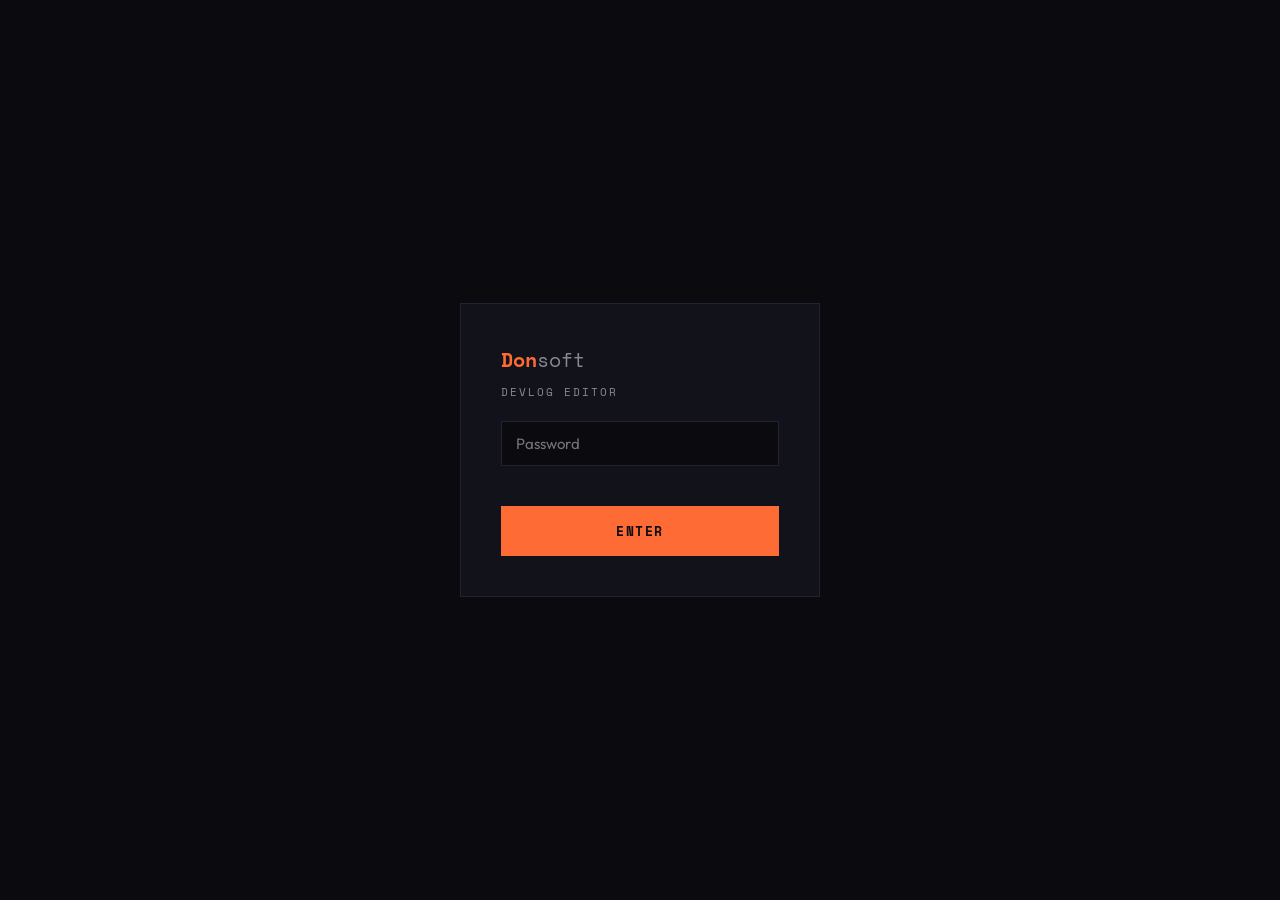
<file: admin.html>
<!DOCTYPE html>
<html lang="en">
<head>
<meta charset="UTF-8">
<meta name="viewport" content="width=device-width, initial-scale=1.0">
<title>Devlog Editor</title>
<link href="https://fonts.googleapis.com/css2?family=Space+Mono:ital,wght@0,400;0,700;1,400&family=Outfit:wght@300;400;500;600;700&display=swap" rel="stylesheet">
<link rel="stylesheet" href="style.css">
<link rel="stylesheet" href="admin.css">
</head>
<body>

<!-- LOGIN SCREEN -->
<div id="login-screen">
  <div class="login-box">
    <div class="login-logo">Don<span>soft</span></div>
    <p class="login-label">Devlog Editor</p>
    <form id="login-form">
      <input type="password" id="login-input" class="form-input" placeholder="Password" autofocus>
      <p class="login-error" id="login-error"></p>
      <button type="submit" class="btn btn-primary" style="width:100%;justify-content:center;">Enter</button>
    </form>
  </div>
</div>

<div id="app" style="display:none;">
<div class="grid-bg"></div>

<nav>
  <div class="container">
    <a href="index.html" class="nav-logo">Don<span>soft</span></a>
    <ul class="nav-links">
      <li><a href="blog.html">Blog</a></li>
      <li><a href="index.html">Portfolio</a></li>
    </ul>
  </div>
</nav>

<main class="admin-main">
  <div class="container">

    <div class="admin-header">
      <div>
        <h1 class="admin-title">Devlog Editor</h1>
        <p class="admin-sub">Copy the export below and paste it into <strong>posts-data.js</strong> to publish for everyone.</p>
      </div>
      <div class="admin-header-actions">
        <button class="btn btn-primary" id="btn-new">+ New Post</button>
        <button class="btn" id="btn-reset">Reset to Defaults</button>
      </div>
    </div>

    <!-- Post list -->
    <div class="admin-list" id="admin-list"></div>

    <!-- Editor panel -->
    <div class="editor-panel" id="editor-panel" style="display:none;">
      <div class="editor-panel-header">
        <h2 class="editor-panel-title" id="editor-panel-title">New Post</h2>
        <button class="editor-close" id="editor-close">✕</button>
      </div>

      <form id="post-form" class="post-form">
        <input type="hidden" id="field-id">

        <div class="form-row">
          <label class="form-label">Title</label>
          <input type="text" id="field-title" class="form-input" placeholder="Devlog #2: ...">
        </div>

        <div class="form-row">
          <label class="form-label">Excerpt</label>
          <textarea id="field-excerpt" class="form-input form-textarea" placeholder="Short summary shown on the blog list..."></textarea>
        </div>

        <div class="form-row">
          <label class="form-label">Image Path / URL</label>
          <input type="text" id="field-image" class="form-input" placeholder="e.g. images/devlog1.png or https://...">
        </div>

        <div class="form-row">
          <label class="form-label">Body (Markdown)</label>
          <textarea id="field-body" class="form-input form-textarea form-textarea-body" placeholder="Write your post in Markdown. Use ![alt](images/foo.png) to embed images."></textarea>
        </div>

        <div class="form-row two-col">
          <div>
            <label class="form-label">Date</label>
            <input type="text" id="field-date" class="form-input" placeholder="e.g. Mar 29, 2026">
          </div>
          <div>
            <label class="form-label">Tags</label>
            <div class="tag-checkboxes">
              <label class="tag-check"><input type="checkbox" value="vectorama"> Vectorama</label>
              <label class="tag-check"><input type="checkbox" value="fighter"> Top-Down Fighter</label>
              <label class="tag-check"><input type="checkbox" value="design"> Game Design</label>
              <label class="tag-check"><input type="checkbox" value="mechanics"> Mechanics</label>
              <label class="tag-check"><input type="checkbox" value="level-design"> Level Design</label>
              <label class="tag-check"><input type="checkbox" value="ideas"> Ideas</label>
              <label class="tag-check"><input type="checkbox" value="review"> Review</label>
              <label class="tag-check"><input type="checkbox" value="thoughts"> Thoughts</label>
              <label class="tag-check"><input type="checkbox" value="events"> Events</label>
              <label class="tag-check"><input type="checkbox" value="other"> Other</label>
            </div>
          </div>
        </div>

        <div class="form-row">
          <label class="form-label">Published</label>
          <label class="toggle-label">
            <input type="checkbox" id="field-published" class="toggle-input">
            <span class="toggle-track"><span class="toggle-thumb"></span></span>
            <span class="toggle-text" id="toggle-text">Draft</span>
          </label>
        </div>

        <div class="form-actions">
          <button type="submit" class="btn btn-primary">Save Post</button>
          <button type="button" class="btn" id="btn-cancel">Cancel</button>
        </div>
      </form>
    </div>

    <!-- Export -->
    <div class="export-section">
      <div class="export-header">
        <span class="export-title">JSON Export</span>
        <button class="btn" id="btn-copy">Copy</button>
      </div>
      <pre class="export-code" id="export-code"></pre>
    </div>

  </div>
</main>

<div class="toast" id="toast"></div>

<script src="posts-data.js"></script>
<script>

  // ---- Storage ----
  function loadPosts() {
    const stored = localStorage.getItem('devlog_posts');
    return stored ? JSON.parse(stored) : DEFAULT_POSTS;
  }

  function savePosts(posts) {
    localStorage.setItem('devlog_posts', JSON.stringify(posts));
    renderAdminList();
    updateExport();
  }

  // ---- Toast ----
  function toast(msg) {
    const el = document.getElementById('toast');
    el.textContent = msg;
    el.classList.add('show');
    setTimeout(() => el.classList.remove('show'), 2200);
  }

  // ---- Tag helpers ----
  function tagLabel(tag) {
    const labels = {
      vectorama: 'Vectorama', fighter: 'Top-Down Fighter', design: 'Game Design',
      mechanics: 'Mechanics', 'level-design': 'Level Design', ideas: 'Ideas',
      review: 'Review', thoughts: 'Thoughts', events: 'Events', other: 'Other'
    };
    return labels[tag] || tag;
  }

  // ---- Render admin list ----
  function renderAdminList() {
    const posts = loadPosts();
    const list = document.getElementById('admin-list');

    if (posts.length === 0) {
      list.innerHTML = '<p class="no-posts">No posts yet. Click "+ New Post" to add one.</p>';
      return;
    }

    list.innerHTML = posts.map((post, i) => `
      <div class="admin-row">
        <div class="admin-row-info">
          <span class="admin-row-title">${post.title}</span>
          <div class="admin-row-meta">
            <span class="admin-row-date">${post.date}</span>
            ${post.tags.map(t => `<span class="post-tag-small ${t}">${tagLabel(t)}</span>`).join('')}
            <span class="admin-row-status ${post.published ? 'published' : 'draft'}">${post.published ? 'Published' : 'Draft'}</span>
          </div>
        </div>
        <div class="admin-row-actions">
          <button class="btn-icon" onclick="editPost(${i})" title="Edit">✎</button>
          <button class="btn-icon danger" onclick="deletePost(${i})" title="Delete">✕</button>
        </div>
      </div>
    `).join('');
  }

  // ---- Editor open/close ----
  function openEditor(post = null, index = null) {
    const panel = document.getElementById('editor-panel');
    const title = document.getElementById('editor-panel-title');

    title.textContent = post ? 'Edit Post' : 'New Post';
    document.getElementById('field-id').value = post ? post.id : '';
    document.getElementById('field-title').value = post ? post.title : '';
    document.getElementById('field-excerpt').value = post ? post.excerpt : '';
    document.getElementById('field-image').value = post ? (post.image || '') : '';
    document.getElementById('field-body').value = post ? (post.body || '') : '';
    document.getElementById('field-date').value = post ? post.date : '';
    document.getElementById('field-published').checked = post ? post.published : false;
    updateToggleText();

    // checkboxes
    document.querySelectorAll('.tag-checkboxes input').forEach(cb => {
      cb.checked = post ? post.tags.includes(cb.value) : false;
    });

    panel.dataset.editIndex = index !== null ? index : '';
    panel.style.display = 'block';
    panel.scrollIntoView({ behavior: 'smooth', block: 'start' });
  }

  function closeEditor() {
    document.getElementById('editor-panel').style.display = 'none';
  }

  function editPost(i) {
    const posts = loadPosts();
    openEditor(posts[i], i);
  }

  function deletePost(i) {
    if (!confirm('Delete this post?')) return;
    const posts = loadPosts();
    posts.splice(i, 1);
    savePosts(posts);
    toast('Post deleted.');
  }

  function updateToggleText() {
    const checked = document.getElementById('field-published').checked;
    document.getElementById('toggle-text').textContent = checked ? 'Published' : 'Draft';
  }

  // ---- Form submit ----
  document.getElementById('post-form').addEventListener('submit', e => {
    e.preventDefault();

    const title = document.getElementById('field-title').value.trim();
    const excerpt = document.getElementById('field-excerpt').value.trim();
    const image = document.getElementById('field-image').value.trim();
    const body = document.getElementById('field-body').value;
    const date = document.getElementById('field-date').value.trim();
    const published = document.getElementById('field-published').checked;
    const tags = [...document.querySelectorAll('.tag-checkboxes input:checked')].map(cb => cb.value);
    let id = document.getElementById('field-id').value.trim();

    if (!title) { toast('Title is required.'); return; }
    if (tags.length === 0) { toast('Select at least one tag.'); return; }

    if (!id) {
      id = title.toLowerCase().replace(/[^a-z0-9]+/g, '-').replace(/^-|-$/g, '');
    }

    const posts = loadPosts();
    const editIndex = document.getElementById('editor-panel').dataset.editIndex;
    const post = { id, title, excerpt, date: date || 'Coming Soon', tags, published, ...(image && { image }), ...(body && { body }) };

    if (editIndex !== '') {
      posts[parseInt(editIndex)] = post;
      toast('Post updated.');
    } else {
      posts.push(post);
      toast('Post added.');
    }

    savePosts(posts);
    closeEditor();
  });

  // ---- Export ----
  function updateExport() {
    const posts = loadPosts();
    document.getElementById('export-code').textContent = JSON.stringify(posts, null, 2);
  }

  document.getElementById('btn-copy').addEventListener('click', () => {
    const text = document.getElementById('export-code').textContent;
    navigator.clipboard.writeText(text).then(() => toast('Copied to clipboard!'));
  });

  // ---- Buttons ----
  document.getElementById('btn-new').addEventListener('click', () => openEditor());
  document.getElementById('editor-close').addEventListener('click', closeEditor);
  document.getElementById('btn-cancel').addEventListener('click', closeEditor);
  document.getElementById('field-published').addEventListener('change', updateToggleText);

  document.getElementById('btn-reset').addEventListener('click', () => {
    if (!confirm('Reset all posts to defaults? This cannot be undone.')) return;
    localStorage.removeItem('devlog_posts');
    savePosts(loadPosts());
    toast('Reset to defaults.');
  });

  // ---- Init ----
  renderAdminList();
  updateExport();
</script>

</div> <!-- /#app -->

<script>
  const PASSWORD_HASH = '9b88904f85731a060a35c29faf2ae32a0f72a1a51efed9fc8d8eec3e6ebb7a35'; 

  async function sha256(str) {
    const buf = await crypto.subtle.digest('SHA-256', new TextEncoder().encode(str));
    return [...new Uint8Array(buf)].map(x => x.toString(16).padStart(2, '0')).join('');
  }

  async function checkAuth() {
    if (sessionStorage.getItem('admin_auth') === '1') {
      unlock();
      return;
    }
    document.getElementById('login-screen').style.display = 'flex';
  }

  function unlock() {
    document.getElementById('login-screen').style.display = 'none';
    document.getElementById('app').style.display = 'block';
  }

  document.getElementById('login-form').addEventListener('submit', async e => {
    e.preventDefault();
    const val = document.getElementById('login-input').value;
    const hash = await sha256(val);
    if (hash === PASSWORD_HASH) {
      sessionStorage.setItem('admin_auth', '1');
      unlock();
    } else {
      const err = document.getElementById('login-error');
      err.textContent = 'Wrong password.';
      document.getElementById('login-input').value = '';
      document.getElementById('login-input').focus();
      setTimeout(() => { err.textContent = ''; }, 2500);
    }
  });

  checkAuth();
</script>

</body>
</html>
</file>
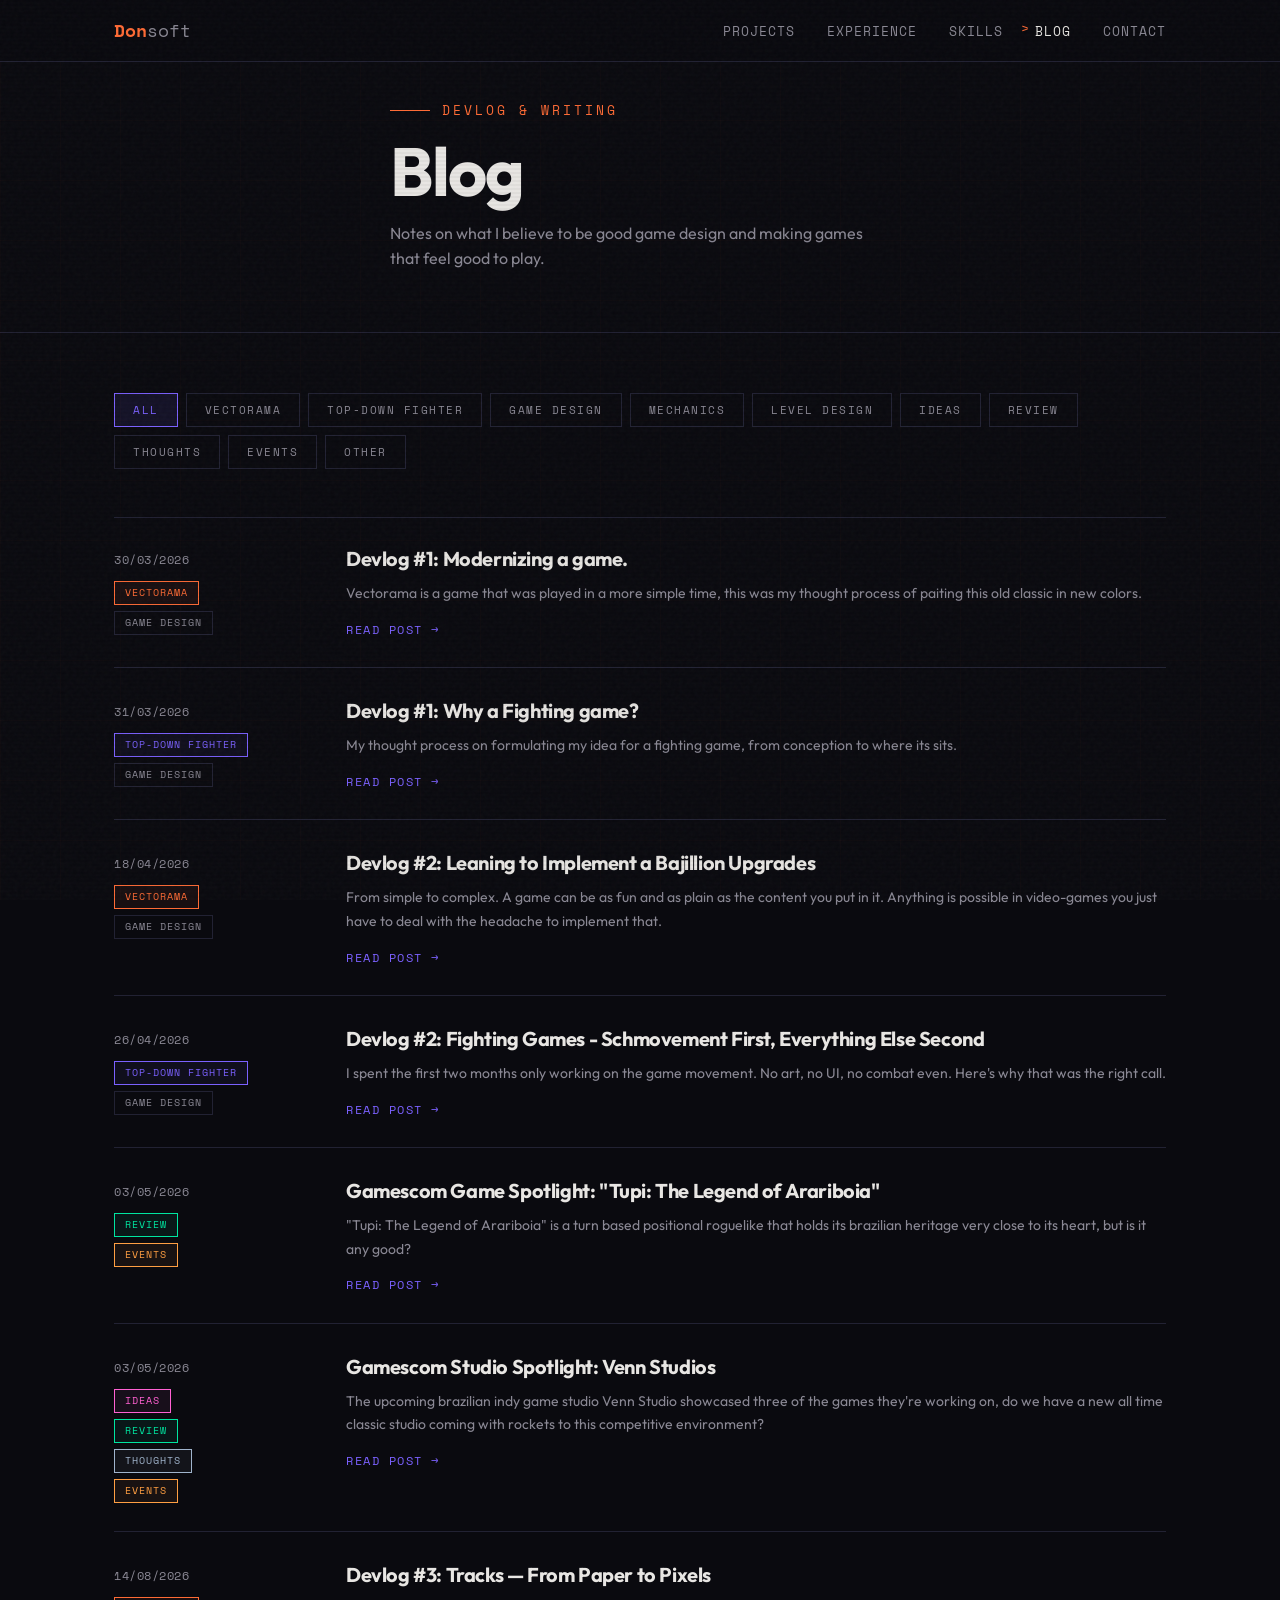
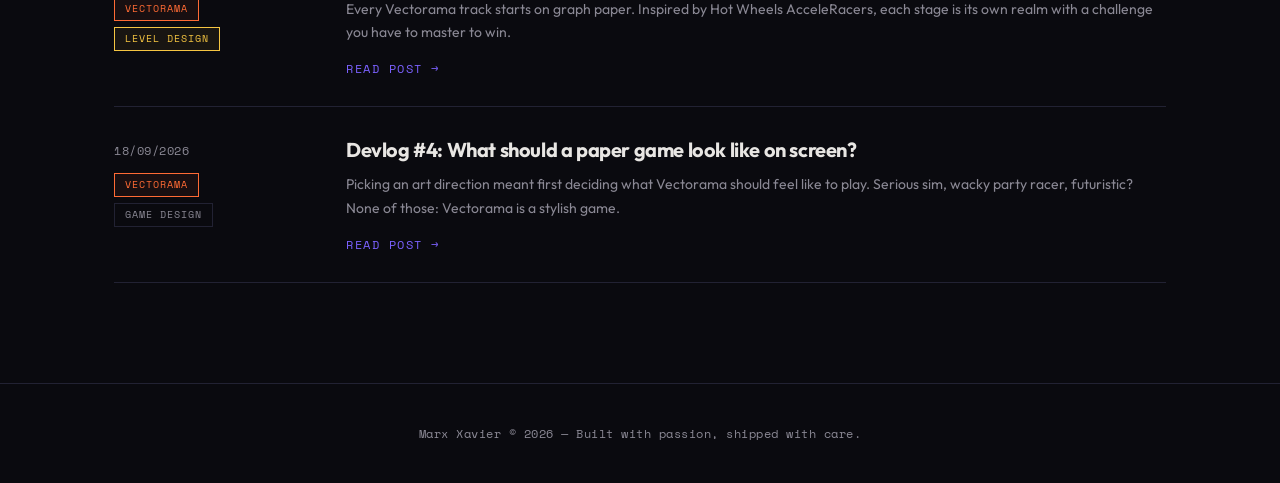
<file: blog.html>
<!DOCTYPE html>
<html lang="en">
<head>
<meta charset="UTF-8">
<meta name="viewport" content="width=device-width, initial-scale=1.0">
<title>Blog | Marx Xavier</title>
<link href="https://fonts.googleapis.com/css2?family=Space+Mono:ital,wght@0,400;0,700;1,400&family=Outfit:wght@300;400;500;600;700&display=swap" rel="stylesheet">
<link rel="stylesheet" href="style.css">
<link rel="stylesheet" href="blog.css">
</head>
<body>

<div class="grid-bg"></div>

<nav>
  <div class="container">
    <a href="index.html" class="nav-logo">Don<span>soft</span></a>
    <ul class="nav-links">
      <li><a href="index.html#projects">Projects</a></li>
      <li><a href="index.html#experience">Experience</a></li>
      <li><a href="index.html#skills">Skills</a></li>
      <li><a href="blog.html" class="nav-active">Blog</a></li>
      <li><a href="index.html#contact">Contact</a></li>
    </ul>
  </div>
</nav>

<section class="blog-hero">
  <div class="container">
    <div class="blog-hero-tag">Devlog &amp; Writing</div>
    <h1 class="blog-hero-title">Blog</h1>
    <p class="blog-hero-sub">Notes on what I believe to be good game design and making games that feel good to play.</p>
  </div>
</section>

<main class="blog-main">
  <div class="container">

    <div class="blog-filters">
      <button class="filter-btn active" data-filter="all">All</button>
      <button class="filter-btn" data-filter="vectorama">Vectorama</button>
      <button class="filter-btn" data-filter="fighter">Top-Down Fighter</button>
      <button class="filter-btn" data-filter="design">Game Design</button>
      <button class="filter-btn" data-filter="mechanics">Mechanics</button>
      <button class="filter-btn" data-filter="level-design">Level Design</button>
      <button class="filter-btn" data-filter="ideas">Ideas</button>
      <button class="filter-btn" data-filter="review">Review</button>
      <button class="filter-btn" data-filter="thoughts">Thoughts</button>
      <button class="filter-btn" data-filter="events">Events</button>
      <button class="filter-btn" data-filter="other">Other</button>
    </div>

    <div class="post-list" id="post-list">
      <!-- posts injected by JS -->
    </div>

  </div>
</main>

<footer>
  <div class="container">
    <p class="footer-text">Marx Xavier &copy; 2026 &mdash; Built with passion, shipped with care.</p>
  </div>
</footer>

<script src="posts-data.js"></script>
<script>

  function loadPosts() {
    const stored = localStorage.getItem('devlog_posts');
    return stored ? JSON.parse(stored) : DEFAULT_POSTS;
  }

  function tagLabel(tag) {
    const labels = {
      vectorama: 'Vectorama', fighter: 'Top-Down Fighter', design: 'Game Design',
      mechanics: 'Mechanics', 'level-design': 'Level Design', ideas: 'Ideas',
      review: 'Review', thoughts: 'Thoughts', events: 'Events', other: 'Other'
    };
    return labels[tag] || tag;
  }

  function parseDate(str) {
    if (!str || str === 'Coming Soon') return Infinity;
    const p = str.split('/');
    return p.length === 3 ? new Date(p[2], p[1] - 1, p[0]).getTime() : Infinity;
  }

  function renderPosts(filter = 'all') {
    const posts = loadPosts();
    const list = document.getElementById('post-list');

    const filtered = (filter === 'all' ? posts : posts.filter(p => p.tags.includes(filter)))
      .slice()
      .sort((a, b) => parseDate(a.date) - parseDate(b.date));

    if (filtered.length === 0) {
      list.innerHTML = '<p class="no-posts">No posts here yet.</p>';
      return;
    }

    list.innerHTML = filtered.map(post => `
      <article class="post-card reveal" data-tags="${post.tags.join(' ')}">
        ${post.image ? `<img class="post-card-image" src="${post.image}" alt="${post.title}">` : ''}
        <div class="post-card-left">
          <span class="post-date">${post.date}</span>
          <div class="post-tags">
            ${post.tags.map(t => `<span class="post-tag ${t}">${tagLabel(t)}</span>`).join('')}
          </div>
        </div>
        <div class="post-card-right">
          <h2 class="post-title">${post.title}</h2>
          <p class="post-excerpt">${post.excerpt}</p>
          ${post.published
            ? `<a href="posts/post.html?id=${post.id}" class="post-link">Read Post →</a>`
            : `<span class="post-link disabled">Not published yet</span>`}
        </div>
      </article>
    `).join('');

    // trigger reveal animations
    requestAnimationFrame(() => {
      document.querySelectorAll('.post-card').forEach(el => {
        observer.observe(el);
      });
    });
  }

  const observer = new IntersectionObserver((entries) => {
    entries.forEach((entry, i) => {
      if (entry.isIntersecting) {
        setTimeout(() => entry.target.classList.add('visible'), i * 80);
        observer.unobserve(entry.target);
      }
    });
  }, { threshold: 0.1 });

  // Filter buttons
  document.querySelectorAll('.filter-btn').forEach(btn => {
    btn.addEventListener('click', () => {
      document.querySelectorAll('.filter-btn').forEach(b => b.classList.remove('active'));
      btn.classList.add('active');
      renderPosts(btn.dataset.filter);
    });
  });

  renderPosts();
</script>

</body>
</html>
</file>
<file: style.css>
:root {
  --bg: #0a0a0f;
  --bg-card: #12121a;
  --bg-card-hover: #1a1a26;
  --text: #e8e6e3;
  --text-dim: #8a8894;
  --accent: #ff6b35;
  --accent-glow: rgba(255, 107, 53, 0.3);
  --accent2: #00e5a0;
  --accent2-glow: rgba(0, 229, 160, 0.2);
  --accent3: #7b61ff;
  --border: #222233;
  --border-hover: #333344;
}

.project-media-slot video {
  width: 100%;
  height: 100%;
  object-fit: cover;
  display: block;
}

* { margin: 0; padding: 0; box-sizing: border-box; }
html { scroll-behavior: smooth; }

body {
  font-family: 'Outfit', sans-serif;
  background: var(--bg);
  color: var(--text);
  overflow-x: hidden;
  line-height: 1.6;
}

body::before {
  content: '';
  position: fixed; top: 0; left: 0; width: 100%; height: 100%;
  background-image: url("data:image/svg+xml,%3Csvg viewBox='0 0 256 256' xmlns='http://www.w3.org/2000/svg'%3E%3Cfilter id='n'%3E%3CfeTurbulence type='fractalNoise' baseFrequency='0.9' numOctaves='4' stitchTiles='stitch'/%3E%3C/filter%3E%3Crect width='100%25' height='100%25' filter='url(%23n)' opacity='0.03'/%3E%3C/svg%3E");
  pointer-events: none; z-index: 9999;
}

body::after {
  content: '';
  position: fixed; top: 0; left: 0; width: 100%; height: 100%;
  background: repeating-linear-gradient(0deg, transparent, transparent 2px, rgba(0,0,0,0.03) 2px, rgba(0,0,0,0.03) 4px);
  pointer-events: none; z-index: 9998;
}

.grid-bg {
  position: fixed; top: 0; left: 0; width: 100%; height: 100%;
  background-image:
    linear-gradient(rgba(255,107,53,0.02) 1px, transparent 1px),
    linear-gradient(90deg, rgba(255,107,53,0.02) 1px, transparent 1px);
  background-size: 60px 60px; z-index: 0;
}

.container { max-width: 1100px; margin: 0 auto; padding: 0 24px; position: relative; z-index: 1; }

nav {
  position: fixed; top: 0; left: 0; right: 0; z-index: 100; padding: 16px 0;
  background: rgba(10, 10, 15, 0.85); backdrop-filter: blur(20px); border-bottom: 1px solid var(--border);
}
nav .container { display: flex; justify-content: space-between; align-items: center; }
.nav-logo { font-family: 'Space Mono', monospace; font-size: 18px; font-weight: 700; color: var(--accent); text-decoration: none; }
.nav-logo span { color: var(--text-dim); font-weight: 400; }
.nav-links { display: flex; gap: 32px; list-style: none; }
.nav-links a { font-family: 'Space Mono', monospace; font-size: 13px; color: var(--text-dim); text-decoration: none; text-transform: uppercase; letter-spacing: 1px; transition: color 0.3s; position: relative; }
.nav-links a::before { content: '>'; position: absolute; left: -14px; color: var(--accent); opacity: 0; transform: translateX(-4px); transition: all 0.25s; }
.nav-links a:hover { color: var(--text); }
.nav-links a:hover::before { opacity: 1; transform: translateX(0); }

.hero { min-height: 100vh; display: flex; align-items: center; padding-top: 80px; }
.hero-content { max-width: 800px; }
.hero-tag { font-family: 'Space Mono', monospace; font-size: 13px; color: var(--accent); text-transform: uppercase; letter-spacing: 3px; margin-bottom: 20px; display: flex; align-items: center; gap: 12px; opacity: 0; animation: fadeUp 0.8s 0.2s forwards; }
.hero-tag::before { content: ''; width: 40px; height: 1px; background: var(--accent); }
.hero-name { font-size: clamp(48px, 8vw, 86px); font-weight: 700; line-height: 1.05; letter-spacing: -2px; margin-bottom: 24px; opacity: 0; animation: fadeUp 0.8s 0.4s forwards; }
.hero-name .outline { -webkit-text-stroke: 1.5px var(--text); color: transparent; }
.hero-name .accent { color: var(--accent); }
.hero-bio { font-size: 17px; line-height: 1.7; color: var(--text-dim); max-width: 620px; margin-bottom: 36px; opacity: 0; animation: fadeUp 0.8s 0.6s forwards; }
.hero-quote { font-family: 'Space Mono', monospace; font-size: 14px; color: var(--text-dim); font-style: italic; padding-left: 20px; border-left: 2px solid var(--accent); margin-bottom: 40px; opacity: 0; animation: fadeUp 0.8s 0.7s forwards; }
.hero-quote cite { font-style: normal; color: var(--accent); display: block; margin-top: 4px; font-size: 12px; letter-spacing: 1px; text-transform: uppercase; }
.hero-ctas { display: flex; gap: 16px; flex-wrap: wrap; opacity: 0; animation: fadeUp 0.8s 0.8s forwards; }

.btn { font-family: 'Space Mono', monospace; font-size: 13px; text-transform: uppercase; letter-spacing: 1.5px; padding: 14px 28px; border: 1px solid var(--border); background: transparent; color: var(--text); text-decoration: none; cursor: pointer; transition: all 0.3s; display: inline-flex; align-items: center; gap: 8px; }
.btn:hover { border-color: var(--accent); background: rgba(255,107,53,0.06); box-shadow: 0 0 30px var(--accent-glow); }
.btn-primary { background: var(--accent); border-color: var(--accent); color: var(--bg); font-weight: 700; }
.btn-primary:hover { background: #ff8555; box-shadow: 0 0 40px var(--accent-glow); }
.btn-primary-purple { background: var(--accent3); border-color: var(--accent3); color: #fff; font-weight: 700; }
.btn-primary-purple:hover { background: #9b85ff; box-shadow: 0 0 40px rgba(123,97,255,0.4); }

.btn-play { font-family: 'Space Mono', monospace; font-size: 12px; text-transform: uppercase; letter-spacing: 1.5px; padding: 10px 20px; border: 1px solid var(--accent); background: rgba(255,107,53,0.08); color: var(--accent); text-decoration: none; cursor: pointer; transition: all 0.3s; display: inline-flex; align-items: center; gap: 8px; }
.btn-play:hover { background: var(--accent); color: var(--bg); box-shadow: 0 0 30px var(--accent-glow); }
.btn-play.green { border-color: var(--accent2); background: rgba(0,229,160,0.08); color: var(--accent2); }
.btn-play.green:hover { background: var(--accent2); color: var(--bg); box-shadow: 0 0 30px var(--accent2-glow); }
.btn-play.purple { border-color: var(--accent3); background: rgba(123,97,255,0.08); color: var(--accent3); }
.btn-play.purple:hover { background: var(--accent3); color: var(--bg); box-shadow: 0 0 30px rgba(123,97,255,0.3); }
.btn-source { font-family: 'Space Mono', monospace; font-size: 12px; text-transform: uppercase; letter-spacing: 1.5px; padding: 10px 20px; border: 1px solid var(--border); background: transparent; color: var(--text-dim); text-decoration: none; cursor: pointer; transition: all 0.3s; display: inline-flex; align-items: center; gap: 8px; }
.btn-source:hover { border-color: var(--text-dim); color: var(--text); }

.section { padding: 100px 0; }
.section-header { display: flex; align-items: center; gap: 20px; margin-bottom: 60px; }
.section-number { font-family: 'Space Mono', monospace; font-size: 14px; color: var(--accent); }
.section-title { font-size: 32px; font-weight: 700; letter-spacing: -1px; }
.section-line { flex: 1; height: 1px; background: var(--border); }

.projects-grid { display: flex; flex-direction: column; gap: 28px; }
.project-card { background: var(--bg-card); border: 1px solid var(--border); padding: 36px; transition: all 0.4s; position: relative; overflow: hidden; }
.project-card::before { content: ''; position: absolute; top: 0; left: 0; width: 3px; height: 0; transition: height 0.4s; }
.project-card:hover { border-color: var(--border-hover); background: var(--bg-card-hover); transform: translateX(4px); }
.project-card:hover::before { height: 100%; }
/* accent colours cycle every three cards so the grid can grow */
.project-card:nth-child(3n+1)::before { background: var(--accent); }
.project-card:nth-child(3n+2)::before { background: var(--accent2); }
.project-card:nth-child(3n)::before   { background: var(--accent3); }
.project-top { display: flex; justify-content: space-between; align-items: flex-start; margin-bottom: 16px; gap: 16px; flex-wrap: wrap; }
.project-name { font-size: 24px; font-weight: 700; letter-spacing: -0.5px; }
.project-card:nth-child(3n+1) .project-name { color: var(--accent); }
.project-card:nth-child(3n+2) .project-name { color: var(--accent2); }
.project-card:nth-child(3n) .project-name   { color: var(--accent3); }
.project-type { font-family: 'Space Mono', monospace; font-size: 11px; color: var(--text-dim); text-transform: uppercase; letter-spacing: 2px; padding: 6px 12px; border: 1px solid var(--border); white-space: nowrap; }
.project-desc { color: var(--text-dim); font-size: 15px; line-height: 1.7; margin-bottom: 20px; max-width: 700px; }
.project-tags { display: flex; gap: 8px; flex-wrap: wrap; margin-bottom: 20px; }
.tag { font-family: 'Space Mono', monospace; font-size: 11px; color: var(--text-dim); padding: 4px 10px; background: rgba(255,255,255,0.03); border: 1px solid var(--border); letter-spacing: 0.5px; }
.project-highlights { list-style: none; display: flex; flex-direction: column; gap: 8px; }
.project-highlights li { font-size: 14px; color: var(--text-dim); padding-left: 20px; position: relative; line-height: 1.6; }
.project-highlights li::before { content: ''; position: absolute; left: 2px; top: 8px; width: 0; height: 0; border-left: 5px solid var(--accent); border-top: 4px solid transparent; border-bottom: 4px solid transparent; }
.project-card:nth-child(3n+2) .project-highlights li::before { border-left-color: var(--accent2); }
.project-card:nth-child(3n) .project-highlights li::before   { border-left-color: var(--accent3); }
.project-actions { display: flex; gap: 10px; flex-wrap: wrap; margin-top: 20px; }
.project-status { font-family: 'Space Mono', monospace; font-size: 11px; text-transform: uppercase; letter-spacing: 2px; margin-top: 20px; display: inline-flex; align-items: center; gap: 8px; }
.status-dot { width: 6px; height: 6px; border-radius: 50%; animation: pulse 2s infinite; }
.status-active .status-dot { background: var(--accent2); box-shadow: 0 0 8px var(--accent2-glow); }
.status-active { color: var(--accent2); }
.status-early .status-dot { background: var(--accent3); box-shadow: 0 0 8px rgba(123,97,255,0.3); }
.status-early { color: var(--accent3); }
.status-shipped .status-dot { background: var(--accent); box-shadow: 0 0 8px var(--accent-glow); }
.status-shipped { color: var(--accent); }

.project-media { display: grid; grid-template-columns: repeat(3, 1fr); gap: 8px; margin-bottom: 20px; }
.project-media.wide { grid-template-columns: 2fr 1fr; }
.project-media.wide .project-media-slot:first-child { grid-row: span 2; }
.project-media-slot { aspect-ratio: 16 / 9; background: rgba(255,255,255,0.02); border: 1px dashed var(--border); display: flex; flex-direction: column; align-items: center; justify-content: center; gap: 8px; overflow: hidden; position: relative; transition: all 0.3s; }
.project-media-slot:hover { border-color: var(--border-hover); background: rgba(255,255,255,0.04); }
.project-media-slot img { width: 100%; height: 100%; object-fit: cover; display: block; }
.project-media-slot.has-image { border-style: solid; }

.slot-placeholder { display: flex; flex-direction: column; align-items: center; gap: 6px; opacity: 0.25; }
.slot-placeholder svg { width: 24px; height: 24px; }
.slot-label { font-family: 'Space Mono', monospace; font-size: 10px; color: var(--text-dim); text-transform: uppercase; letter-spacing: 1px; }

.competitive-grid { display: grid; grid-template-columns: repeat(auto-fit, minmax(280px, 1fr)); gap: 20px; }
.comp-card { background: var(--bg-card); border: 1px solid var(--border); padding: 28px; transition: all 0.3s; }
.comp-card:hover { border-color: var(--border-hover); transform: translateY(-2px); }
.comp-stat { font-family: 'Space Mono', monospace; font-size: 36px; font-weight: 700; color: var(--accent); margin-bottom: 4px; }
.comp-card:nth-child(2) .comp-stat { color: var(--accent2); }
.comp-card:nth-child(3) .comp-stat { color: var(--accent3); }
.comp-label { font-size: 14px; color: var(--text-dim); margin-bottom: 8px; }
.comp-detail { font-family: 'Space Mono', monospace; font-size: 11px; color: var(--text-dim); text-transform: uppercase; letter-spacing: 1px; opacity: 0.7; }

.skills-grid { display: grid; grid-template-columns: repeat(auto-fit, minmax(240px, 1fr)); gap: 20px; }
.skill-group { background: var(--bg-card); border: 1px solid var(--border); padding: 28px; }
.skill-group-title { font-family: 'Space Mono', monospace; font-size: 11px; color: var(--accent); text-transform: uppercase; letter-spacing: 2px; margin-bottom: 16px; }
.skill-list { list-style: none; display: flex; flex-direction: column; gap: 8px; }
.skill-list li { font-size: 14px; color: var(--text-dim); display: flex; align-items: center; gap: 8px; }
.skill-list li::before { content: ''; width: 4px; height: 4px; background: var(--accent); border-radius: 1px; flex-shrink: 0; }

.experience-list { display: flex; flex-direction: column; gap: 24px; }
.exp-item { display: grid; grid-template-columns: 160px 1fr; gap: 24px; padding: 24px; background: var(--bg-card); border: 1px solid var(--border); transition: all 0.3s; }
.exp-item:hover { border-color: var(--border-hover); }
.exp-date { font-family: 'Space Mono', monospace; font-size: 12px; color: var(--text-dim); letter-spacing: 0.5px; }
.exp-title { font-size: 18px; font-weight: 600; margin-bottom: 4px; }
.exp-company { font-size: 14px; color: var(--accent); margin-bottom: 8px; }
.exp-desc { font-size: 14px; color: var(--text-dim); line-height: 1.6; }


.contact-section { text-align: center; padding: 100px 0; }
.contact-title { font-size: clamp(32px, 5vw, 52px); font-weight: 700; letter-spacing: -1px; margin-bottom: 16px; }
.contact-sub { color: var(--text-dim); font-size: 17px; margin-bottom: 40px; }
.contact-links { display: flex; justify-content: center; gap: 16px; flex-wrap: wrap; }

footer { padding: 40px 0; border-top: 1px solid var(--border); text-align: center; }
.footer-text { font-family: 'Space Mono', monospace; font-size: 12px; color: var(--text-dim); letter-spacing: 0.5px; }

@keyframes fadeUp { from { opacity: 0; transform: translateY(20px); } to { opacity: 1; transform: translateY(0); } }
@keyframes pulse { 0%, 100% { opacity: 1; } 50% { opacity: 0.4; } }
.reveal { opacity: 0; transform: translateY(30px); transition: all 0.7s cubic-bezier(0.23, 1, 0.32, 1); }
.reveal.visible { opacity: 1; transform: translateY(0); }

@media (max-width: 768px) {
  .nav-links { gap: 20px; }
  .nav-links a::before { display: none; }
  .section { padding: 60px 0; }
  .project-card { padding: 24px; }
  .exp-item { grid-template-columns: 1fr; gap: 8px; }
  .hero-ctas { flex-direction: column; }
  .btn { text-align: center; justify-content: center; }
  .project-media { grid-template-columns: 1fr 1fr; }
  .project-media.wide { grid-template-columns: 1fr; }
  .project-media.wide .project-media-slot:first-child { grid-row: auto; }
}
@media (max-width: 480px) {
  .nav-links { gap: 14px; }
  .nav-links a { font-size: 11px; letter-spacing: 0.5px; }
}
</file>
<file: admin.css>
/* ========== LOGIN SCREEN ========== */

#login-screen {
  display: none;
  position: fixed;
  inset: 0;
  background: var(--bg);
  z-index: 9999;
  align-items: center;
  justify-content: center;
}

.login-box {
  width: 100%;
  max-width: 360px;
  padding: 40px;
  background: var(--bg-card);
  border: 1px solid var(--border);
  display: flex;
  flex-direction: column;
  gap: 20px;
}

.login-logo {
  font-family: 'Space Mono', monospace;
  font-size: 20px;
  font-weight: 700;
  color: var(--accent);
}
.login-logo span { color: var(--text-dim); font-weight: 400; }

.login-label {
  font-family: 'Space Mono', monospace;
  font-size: 11px;
  text-transform: uppercase;
  letter-spacing: 2px;
  color: var(--text-dim);
  margin-top: -12px;
}

#login-form { display: flex; flex-direction: column; gap: 12px; }

.login-error {
  font-family: 'Space Mono', monospace;
  font-size: 12px;
  color: #ff4444;
  min-height: 16px;
}

/* ========== ADMIN PAGE ========== */

.admin-main { padding: 100px 0 80px; min-height: 100vh; }

.admin-header {
  display: flex;
  justify-content: space-between;
  align-items: flex-start;
  gap: 20px;
  flex-wrap: wrap;
  margin-bottom: 40px;
  padding-bottom: 32px;
  border-bottom: 1px solid var(--border);
}

.admin-title {
  font-size: 28px;
  font-weight: 700;
  letter-spacing: -1px;
  margin-bottom: 6px;
}

.admin-sub {
  font-size: 14px;
  color: var(--text-dim);
}

.admin-header-actions { display: flex; gap: 10px; flex-wrap: wrap; }

/* ---- Post rows ---- */

.admin-list { display: flex; flex-direction: column; gap: 2px; margin-bottom: 40px; }

.admin-row {
  display: flex;
  justify-content: space-between;
  align-items: center;
  gap: 16px;
  padding: 18px 20px;
  background: var(--bg-card);
  border: 1px solid var(--border);
  transition: border-color 0.25s;
}

.admin-row:hover { border-color: var(--border-hover); }

.admin-row-info { display: flex; flex-direction: column; gap: 6px; min-width: 0; }

.admin-row-title {
  font-size: 15px;
  font-weight: 600;
  white-space: nowrap;
  overflow: hidden;
  text-overflow: ellipsis;
  max-width: 600px;
}

.admin-row-meta { display: flex; align-items: center; gap: 10px; flex-wrap: wrap; }

.admin-row-date {
  font-family: 'Space Mono', monospace;
  font-size: 11px;
  color: var(--text-dim);
}

.post-tag-small {
  font-family: 'Space Mono', monospace;
  font-size: 10px;
  text-transform: uppercase;
  letter-spacing: 0.8px;
  padding: 2px 8px;
  border: 1px solid var(--border);
  color: var(--text-dim);
}
.post-tag-small.vectorama { border-color: var(--accent); color: var(--accent); }
.post-tag-small.fighter   { border-color: var(--accent3); color: var(--accent3); }
.post-tag-small.design    { border-color: var(--border); }

.admin-row-status {
  font-family: 'Space Mono', monospace;
  font-size: 10px;
  text-transform: uppercase;
  letter-spacing: 1px;
  padding: 2px 8px;
}
.admin-row-status.published { color: var(--accent2); border: 1px solid var(--accent2); background: rgba(0,229,160,0.06); }
.admin-row-status.draft     { color: var(--text-dim); border: 1px solid var(--border); }

.admin-row-actions { display: flex; gap: 6px; flex-shrink: 0; }

.btn-icon {
  font-family: 'Space Mono', monospace;
  font-size: 14px;
  width: 34px;
  height: 34px;
  display: flex;
  align-items: center;
  justify-content: center;
  background: transparent;
  border: 1px solid var(--border);
  color: var(--text-dim);
  cursor: pointer;
  transition: all 0.2s;
}
.btn-icon:hover { border-color: var(--accent3); color: var(--accent3); }
.btn-icon.danger:hover { border-color: #ff4444; color: #ff4444; }

/* ---- Editor panel ---- */

.editor-panel {
  background: var(--bg-card);
  border: 1px solid var(--border);
  padding: 32px;
  margin-bottom: 40px;
}

.editor-panel-header {
  display: flex;
  justify-content: space-between;
  align-items: center;
  margin-bottom: 28px;
  padding-bottom: 20px;
  border-bottom: 1px solid var(--border);
}

.editor-panel-title { font-size: 18px; font-weight: 700; }

.editor-close {
  font-family: 'Space Mono', monospace;
  font-size: 14px;
  background: transparent;
  border: 1px solid var(--border);
  color: var(--text-dim);
  width: 32px;
  height: 32px;
  display: flex;
  align-items: center;
  justify-content: center;
  cursor: pointer;
  transition: all 0.2s;
}
.editor-close:hover { border-color: #ff4444; color: #ff4444; }

/* ---- Form ---- */

.post-form { display: flex; flex-direction: column; gap: 24px; }

.form-row { display: flex; flex-direction: column; gap: 8px; }
.form-row.two-col { display: grid; grid-template-columns: 1fr 1fr; gap: 20px; }

.form-label {
  font-family: 'Space Mono', monospace;
  font-size: 11px;
  text-transform: uppercase;
  letter-spacing: 1.5px;
  color: var(--text-dim);
}

.form-input {
  background: var(--bg);
  border: 1px solid var(--border);
  color: var(--text);
  font-family: 'Outfit', sans-serif;
  font-size: 15px;
  padding: 12px 14px;
  width: 100%;
  outline: none;
  transition: border-color 0.2s;
}

.form-input:focus { border-color: var(--accent3); }
.form-textarea { resize: vertical; min-height: 100px; line-height: 1.6; }
.form-textarea-body { min-height: 320px; font-family: 'Space Mono', monospace; font-size: 13px; }

/* ---- Tag checkboxes ---- */

.tag-checkboxes { display: flex; flex-direction: column; gap: 8px; padding-top: 2px; }

.tag-check {
  display: flex;
  align-items: center;
  gap: 8px;
  font-size: 14px;
  color: var(--text-dim);
  cursor: pointer;
  user-select: none;
}
.tag-check input { accent-color: var(--accent3); width: 14px; height: 14px; cursor: pointer; }
.tag-check:hover { color: var(--text); }

/* ---- Toggle ---- */

.toggle-label {
  display: flex;
  align-items: center;
  gap: 10px;
  cursor: pointer;
  user-select: none;
}
.toggle-input { display: none; }

.toggle-track {
  width: 40px;
  height: 22px;
  background: var(--border);
  border-radius: 11px;
  position: relative;
  transition: background 0.25s;
  flex-shrink: 0;
}
.toggle-input:checked + .toggle-track { background: var(--accent2); }

.toggle-thumb {
  position: absolute;
  top: 3px;
  left: 3px;
  width: 16px;
  height: 16px;
  border-radius: 50%;
  background: #fff;
  transition: left 0.25s;
}
.toggle-input:checked + .toggle-track .toggle-thumb { left: 21px; }

.toggle-text {
  font-family: 'Space Mono', monospace;
  font-size: 12px;
  color: var(--text-dim);
}

.form-actions { display: flex; gap: 10px; }

/* ---- Export ---- */

.export-section {
  background: var(--bg-card);
  border: 1px solid var(--border);
  overflow: hidden;
}

.export-header {
  display: flex;
  justify-content: space-between;
  align-items: center;
  padding: 14px 20px;
  border-bottom: 1px solid var(--border);
}

.export-title {
  font-family: 'Space Mono', monospace;
  font-size: 12px;
  color: var(--text-dim);
  text-transform: uppercase;
  letter-spacing: 1.5px;
}

.export-code {
  font-family: 'Space Mono', monospace;
  font-size: 12px;
  color: var(--text-dim);
  padding: 20px;
  overflow-x: auto;
  max-height: 280px;
  line-height: 1.6;
  white-space: pre;
  margin: 0;
}

/* ---- Toast ---- */

.toast {
  position: fixed;
  bottom: 32px;
  left: 50%;
  transform: translateX(-50%) translateY(20px);
  background: var(--bg-card);
  border: 1px solid var(--accent3);
  color: var(--text);
  font-family: 'Space Mono', monospace;
  font-size: 13px;
  padding: 12px 24px;
  opacity: 0;
  pointer-events: none;
  transition: all 0.3s;
  z-index: 9999;
  white-space: nowrap;
}
.toast.show { opacity: 1; transform: translateX(-50%) translateY(0); }

.no-posts {
  font-size: 14px;
  color: var(--text-dim);
  padding: 20px 0;
  font-family: 'Space Mono', monospace;
}

/* ---- Responsive ---- */

@media (max-width: 640px) {
  .form-row.two-col { grid-template-columns: 1fr; }
  .admin-row-title { max-width: 240px; }
}
</file>
<file: blog.css>
/* ========== BLOG PAGE ========== */

.nav-active { color: var(--text) !important; }
.nav-active::before { opacity: 1 !important; transform: translateX(0) !important; }

.blog-hero {
  min-height: 280px;
  display: flex;
  align-items: flex-end;
  padding-top: 100px;
  padding-bottom: 60px;
  border-bottom: 1px solid var(--border);
}

.blog-hero-tag {
  font-family: 'Space Mono', monospace;
  font-size: 13px;
  color: var(--accent);
  text-transform: uppercase;
  letter-spacing: 3px;
  margin-bottom: 16px;
  display: flex;
  align-items: center;
  gap: 12px;
  opacity: 0;
  animation: fadeUp 0.8s 0.2s forwards;
}
.blog-hero-tag::before { content: ''; width: 40px; height: 1px; background: var(--accent); }

.blog-hero-title {
  font-size: clamp(40px, 6vw, 68px);
  font-weight: 700;
  letter-spacing: -2px;
  line-height: 1;
  margin-bottom: 16px;
  opacity: 0;
  animation: fadeUp 0.8s 0.35s forwards;
}

.blog-hero-sub {
  font-size: 16px;
  color: var(--text-dim);
  max-width: 500px;
  opacity: 0;
  animation: fadeUp 0.8s 0.5s forwards;
}

/* ========== MAIN LAYOUT ========== */

.blog-main { padding: 60px 0 100px; }

/* ========== FILTERS ========== */

.blog-filters {
  display: flex;
  gap: 8px;
  flex-wrap: wrap;
  margin-bottom: 48px;
}

.filter-btn {
  font-family: 'Space Mono', monospace;
  font-size: 11px;
  text-transform: uppercase;
  letter-spacing: 1.5px;
  padding: 8px 18px;
  border: 1px solid var(--border);
  background: transparent;
  color: var(--text-dim);
  cursor: pointer;
  transition: all 0.25s;
}

.filter-btn:hover {
  border-color: var(--border-hover);
  color: var(--text);
}

.filter-btn.active {
  border-color: var(--accent3);
  background: rgba(123, 97, 255, 0.1);
  color: var(--accent3);
}

/* ========== POST CARDS ========== */

.post-list { display: flex; flex-direction: column; gap: 2px; }

.post-card {
  display: grid;
  grid-template-columns: 200px 1fr;
  gap: 32px;
  padding: 28px 0;
  border-bottom: 1px solid var(--border);
  transition: background 0.3s;
}

.post-card:first-child { border-top: 1px solid var(--border); }

.post-card-image {
  grid-column: 1 / -1;
  width: 100%;
  max-height: 340px;
  object-fit: cover;
  border-radius: 8px;
  border: 1px solid var(--border);
}

.post-card:hover { background: transparent; }
.post-card:hover .post-title { color: var(--accent3); }

.post-card-left {
  display: flex;
  flex-direction: column;
  gap: 12px;
  padding-top: 4px;
}

.post-date {
  font-family: 'Space Mono', monospace;
  font-size: 12px;
  color: var(--text-dim);
  letter-spacing: 0.5px;
}

.post-tags { display: flex; flex-direction: column; gap: 6px; }

.post-tag {
  font-family: 'Space Mono', monospace;
  font-size: 10px;
  text-transform: uppercase;
  letter-spacing: 1px;
  padding: 3px 10px;
  border: 1px solid var(--border);
  color: var(--text-dim);
  display: inline-block;
  align-self: flex-start;
}

.post-tag.vectorama    { border-color: var(--accent); color: var(--accent); background: rgba(255,107,53,0.06); }
.post-tag.fighter      { border-color: var(--accent3); color: var(--accent3); background: rgba(123,97,255,0.06); }
.post-tag.design       { border-color: var(--border); color: var(--text-dim); }
.post-tag.mechanics    { border-color: #00d4ff; color: #00d4ff; background: rgba(0,212,255,0.06); }
.post-tag.level-design { border-color: #f5c542; color: #f5c542; background: rgba(245,197,66,0.06); }
.post-tag.ideas        { border-color: #ff61d2; color: #ff61d2; background: rgba(255,97,210,0.06); }
.post-tag.review       { border-color: var(--accent2); color: var(--accent2); background: rgba(0,229,160,0.06); }
.post-tag.thoughts     { border-color: #a0b4cc; color: #a0b4cc; background: rgba(160,180,204,0.06); }
.post-tag.events       { border-color: #ff9f43; color: #ff9f43; background: rgba(255,159,67,0.06); }
.post-tag.other        { border-color: var(--border); color: var(--text-dim); background: transparent; }

.post-card-right { display: flex; flex-direction: column; gap: 10px; }

.post-title {
  font-size: 20px;
  font-weight: 700;
  letter-spacing: -0.4px;
  line-height: 1.3;
  color: var(--text);
  transition: color 0.25s;
}

.post-excerpt {
  font-size: 14px;
  color: var(--text-dim);
  line-height: 1.7;
}

.post-link {
  font-family: 'Space Mono', monospace;
  font-size: 12px;
  text-transform: uppercase;
  letter-spacing: 1.5px;
  color: var(--accent3);
  text-decoration: none;
  display: inline-flex;
  align-items: center;
  gap: 6px;
  align-self: flex-start;
  transition: gap 0.2s;
  margin-top: 4px;
}

.post-link:not(.disabled):hover { gap: 10px; }
.post-link.disabled { color: var(--text-dim); opacity: 0.45; cursor: default; font-size: 11px; }

/* ========== DEVLOG (index.html) ========== */

.devlog-columns {
  display: grid;
  grid-template-columns: 1fr 1fr;
  gap: 20px;
  margin-bottom: 32px;
}

.devlog-col {
  background: var(--bg-card);
  border: 1px solid var(--border);
  padding: 28px;
  transition: border-color 0.3s;
}

.devlog-col:hover { border-color: var(--border-hover); }

.devlog-col-header {
  display: flex;
  flex-direction: column;
  gap: 4px;
  margin-bottom: 20px;
  padding-bottom: 16px;
  border-bottom: 1px solid var(--border);
}

.devlog-col-title {
  font-family: 'Space Mono', monospace;
  font-size: 13px;
  font-weight: 700;
  text-transform: uppercase;
  letter-spacing: 1.5px;
}

.devlog-col-sub {
  font-family: 'Space Mono', monospace;
  font-size: 10px;
  color: var(--text-dim);
  text-transform: uppercase;
  letter-spacing: 1px;
}

.devlog-feed { display: flex; flex-direction: column; gap: 16px; }

.devlog-col-link {
  text-decoration: none;
  color: inherit;
  cursor: pointer;
  display: flex;
  flex-direction: column;
}
.devlog-col-link:hover { border-color: var(--border-hover); background: var(--bg-card-hover); }

.devlog-entry-title {
  font-size: 15px;
  font-weight: 600;
  color: var(--text);
  margin-bottom: 6px;
  line-height: 1.4;
}

.devlog-col-readmore {
  font-family: 'Space Mono', monospace;
  font-size: 11px;
  text-transform: uppercase;
  letter-spacing: 1.5px;
  margin-top: auto;
  padding-top: 16px;
  opacity: 0.7;
  transition: opacity 0.2s;
}
.devlog-col-link:hover .devlog-col-readmore { opacity: 1; }

.devlog-entry { display: flex; flex-direction: column; gap: 6px; }

.devlog-entry-date {
  font-family: 'Space Mono', monospace;
  font-size: 11px;
  color: var(--text-dim);
  letter-spacing: 0.5px;
}

.devlog-entry-text { font-size: 14px; color: var(--text-dim); line-height: 1.6; }

.devlog-cta { text-align: center; padding-top: 16px; }

/* ========== RESPONSIVE ========== */

@media (max-width: 768px) {
  .post-card {
    grid-template-columns: 1fr;
    gap: 12px;
  }

  .post-card-left {
    flex-direction: row;
    align-items: center;
    flex-wrap: wrap;
  }

  .post-tags { flex-direction: row; flex-wrap: wrap; }

  .devlog-columns { grid-template-columns: 1fr; }
}
</file>
